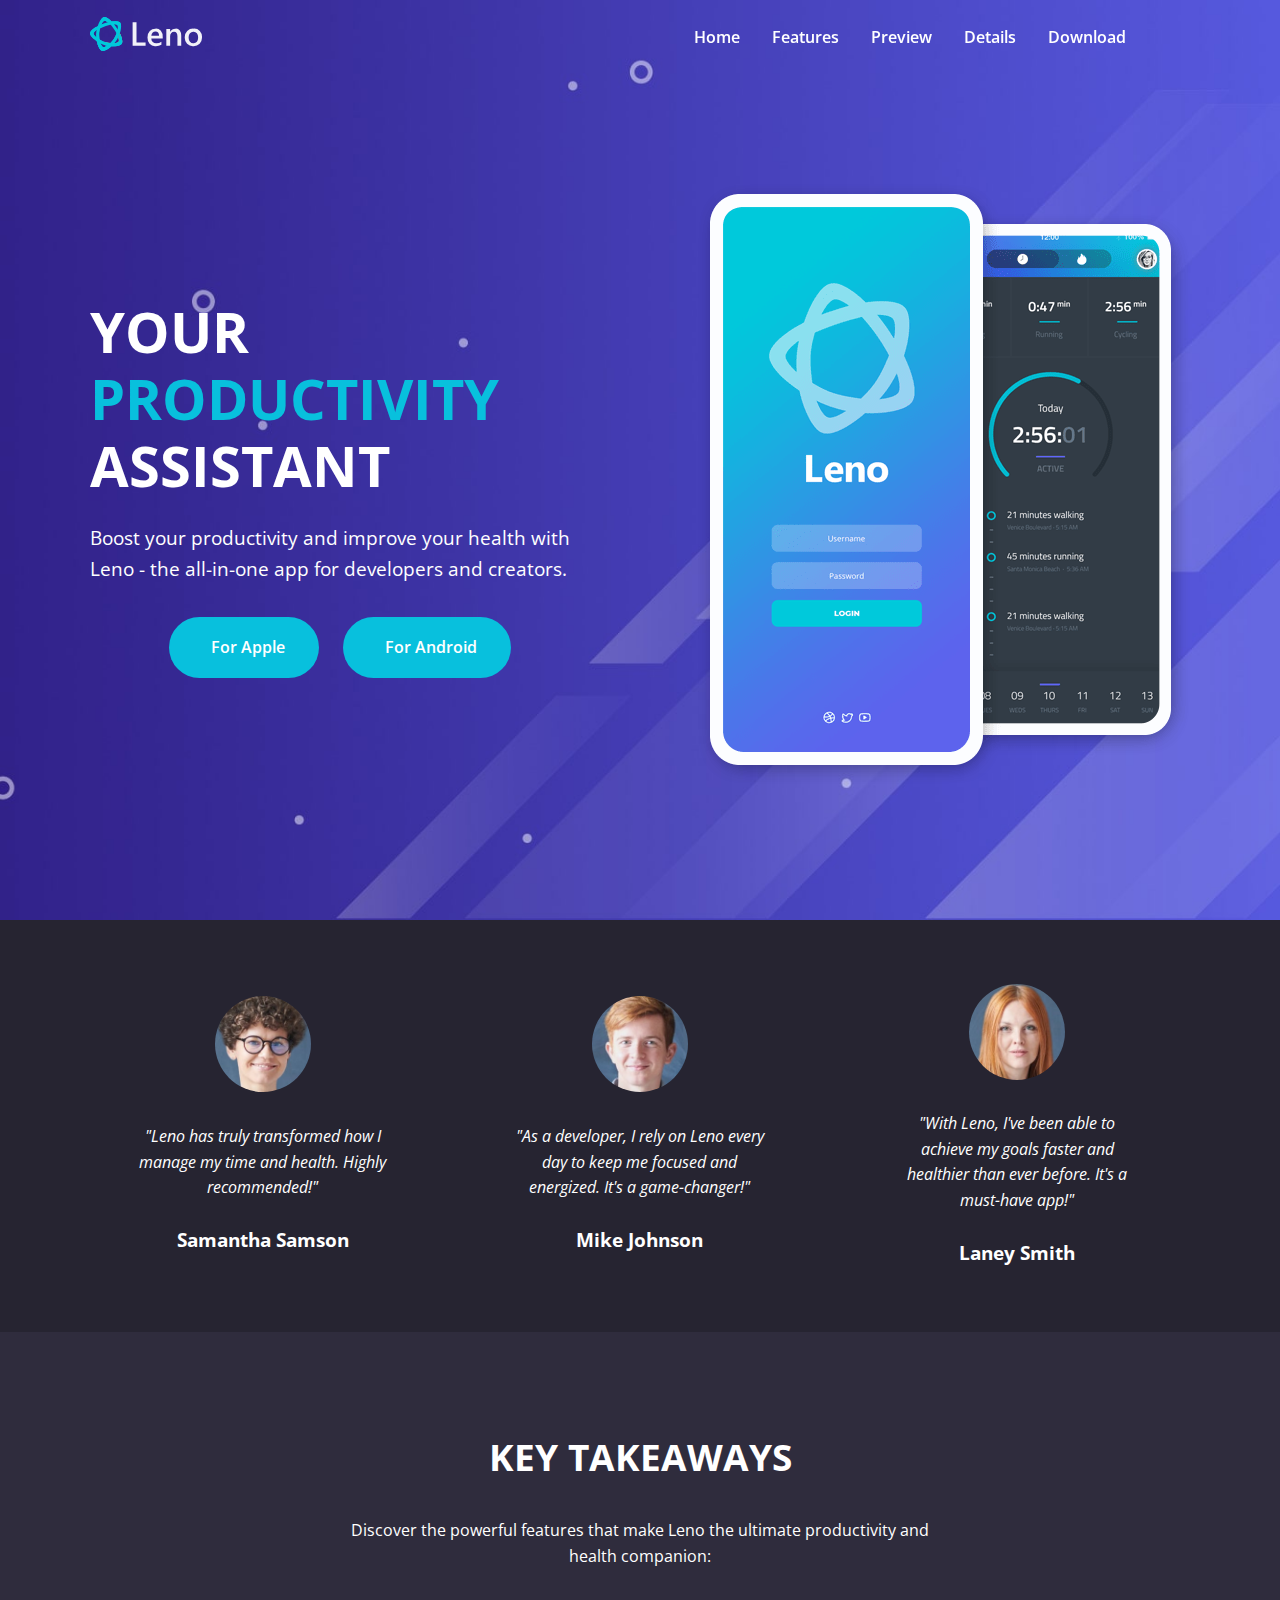
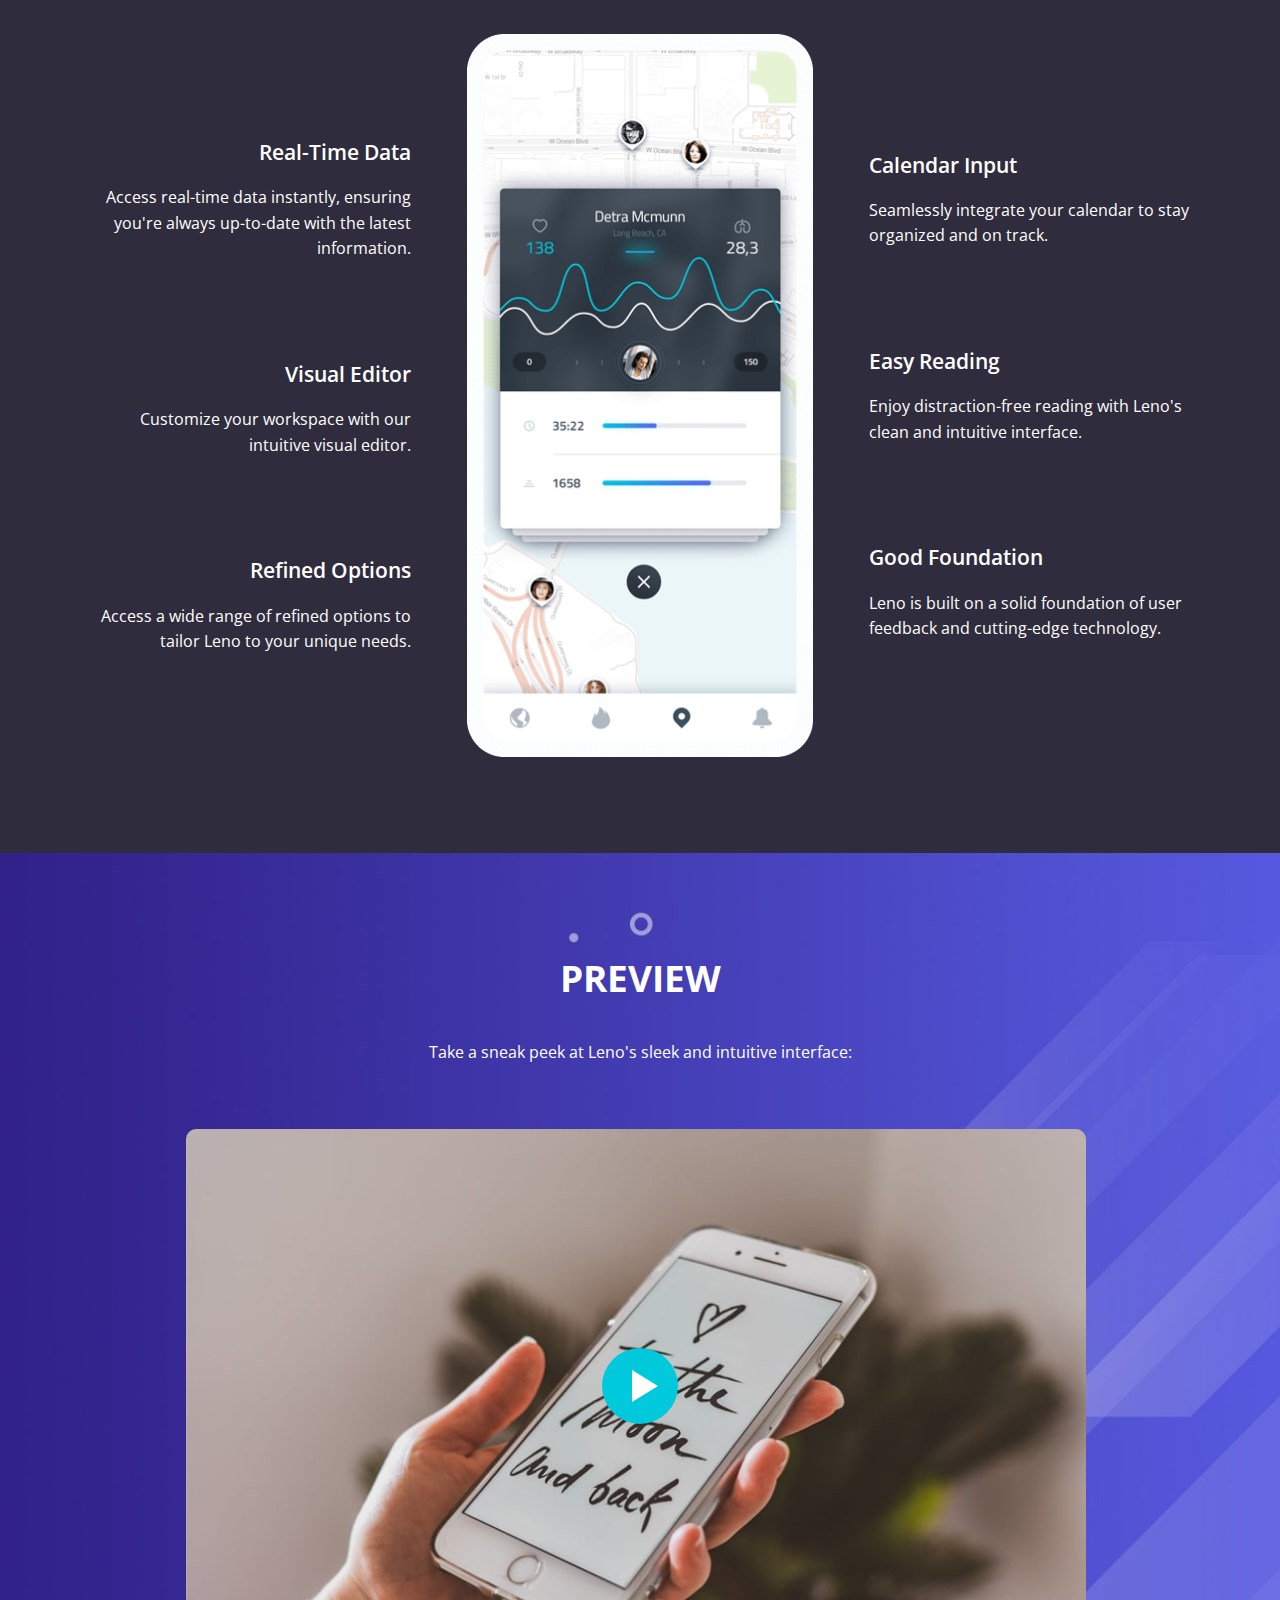
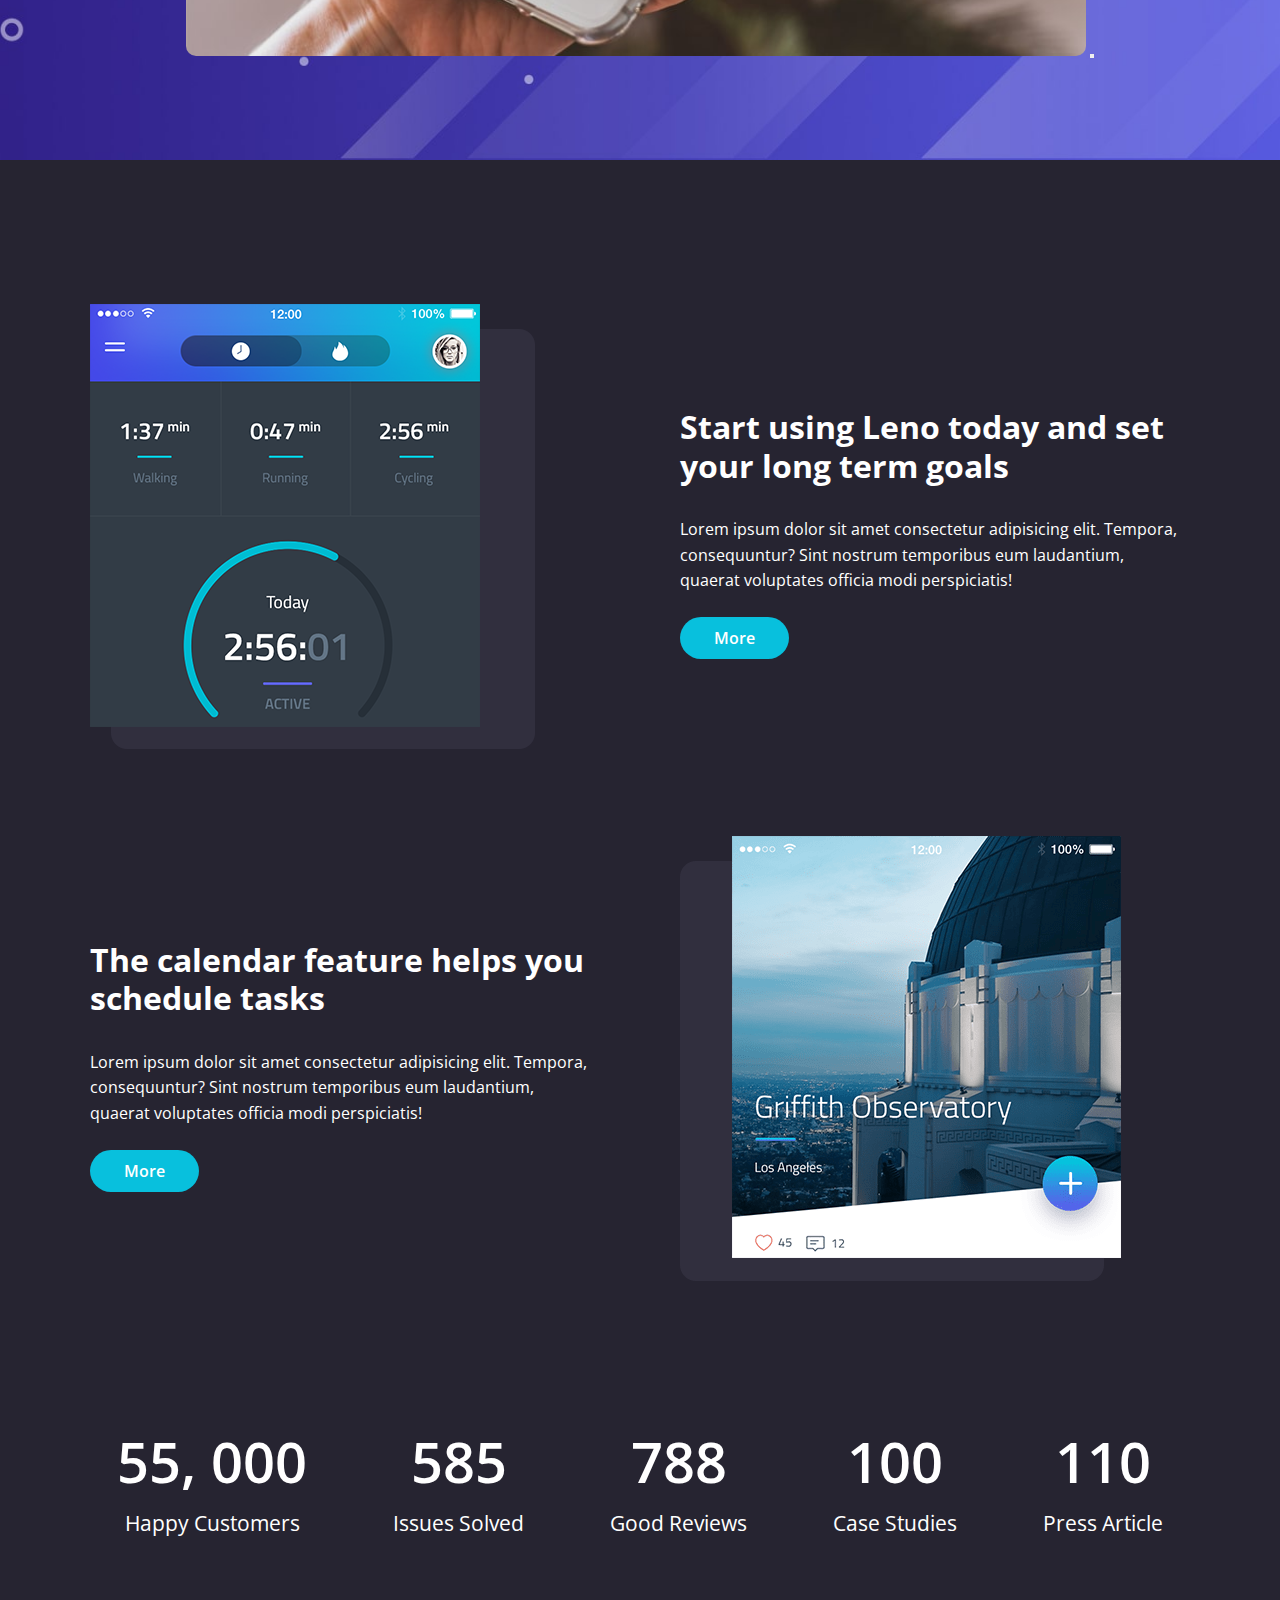
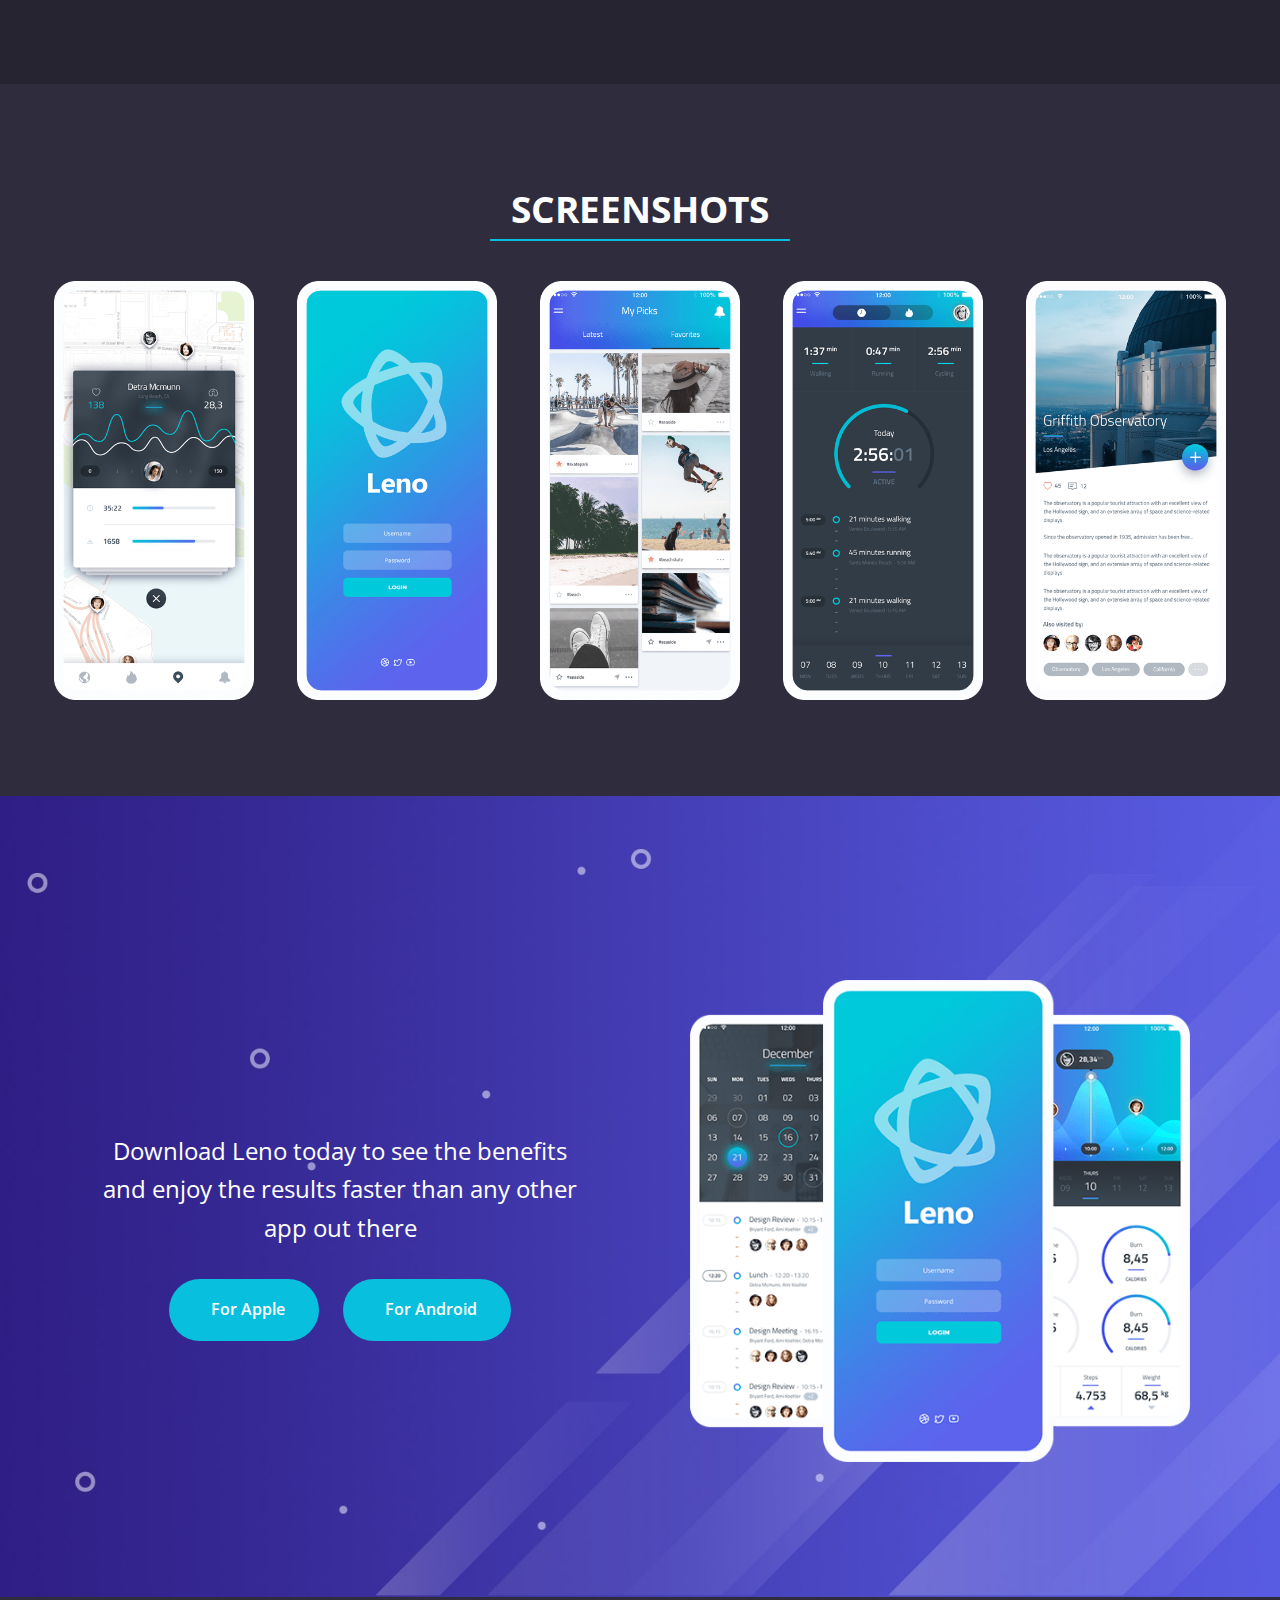
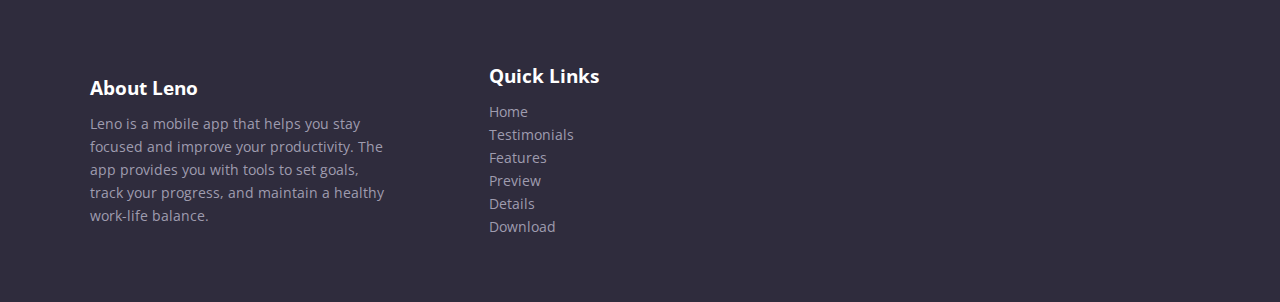
<file: index.html>
<!DOCTYPE html>
<html lang="en">
<head>
    <meta charset="UTF-8">
    <meta name="viewport" content="width=device-width, initial-scale=1.0">
     <link rel="preconnect" href="https://fonts.googleapis.com" />
    <link rel="preconnect" href="https://fonts.gstatic.com" crossorigin />
    <link
      href="https://fonts.googleapis.com/css2?family=Open+Sans:ital,wght@0,300..800;1,300..800&display=swap"
      rel="stylesheet"
    />
    <link
      rel="stylesheet"
      href="https://cdnjs.cloudflare.com/ajax/libs/font-awesome/6.5.2/css/all.min.css"
      integrity="sha512-SnH5WK+bZxgPHs44uWIX+LLJAJ9/2PkPKZ5QiAj6Ta86w+fsb2TkcmfRyVX3pBnMFcV7oQPJkl9QevSCWr3W6A=="
      crossorigin="anonymous"
      referrerpolicy="no-referrer"
    />
    <link rel="stylesheet" href="./css/styles.css">
    <link rel="icon" href="./images/favicon.png" >
    <title>Leno App | Health & Productivity</title>
</head>
<body>
   <navbar class="navbar">
    <div class="navbar__container container">
        <div class="navbar__logo">
            <img src="./images/logo.svg" alt="Leno">
        </div>
        <div class="navbar__menu">
             <ul class="navbar__menu-list">
            <li class="navbar__menu-item">
              <a href="index.html" class="navbar__menu-link">Home</a>
            </li>
            <li class="navbar__menu-item">
              <a href="index.html#features" class="navbar__menu-link"
                >Features</a
              >
            </li>
            <li class="navbar__menu-item">
              <a href="index.html#preview" class="navbar__menu-link">Preview</a>
            </li>
            <li class="navbar__menu-item">
              <a href="index.html#details" class="navbar__menu-link">Details</a>
            </li>
            <li class="navbar__menu-item">
              <a href="index.html#download" class="navbar__menu-link"
                >Download</a
              >
            </li>
            <li class="navbar__menu-item">
              <a href="#" class="navbar__menu-link--primary">
                <i class="fa-brands fa-facebook"></i>
              </a>
            </li>
            <li class="navbar__menu-item">
              <a href="#" class="navbar__menu-link--primary">
                <i class="fa-brands fa-twitter"></i>
              </a>
            </li>
          </ul>
        </div>
        <div class="navbar__mobile-menu">
            <div class="navbar__mobile-menu-toggle">
                <i class="fas fa-bars fa-2x"></i>
            </div>
            <div class="navbar__mobile-menu-items">
                <ul class="navbar__mobile-menu-list">
                     <li class="navbar__mobile-menu-item">
              <a href="index.html" class="navbar__mobile-menu-link">Home</a>
            </li>
            <li class="navbar__mobile-menu-item">
              <a href="index.html#features" class="navbar__mobile-menu-link"
                >Features</a
              >
            </li>
            <li class="navbar__mobile-menu-item">
              <a href="index.html#preview" class="navbar__mobile-menu-link">Preview</a>
            </li>
            <li class="navbar__mobile-menu-item">
              <a href="index.html#details" class="navbar__mobile-menu-link">Details</a>
            </li>
            <li class="navbar__mobile-menu-item">
              <a href="index.html#download" class="navbar__mobile-menu-link"
                >Download</a
              >
            </li>
            <li class="navbar__mobile-menu-item">
              <a href="#" class="navbar__mobile-menu-link--primary">
                <i class="fa-brands fa-facebook"></i>
              </a>
            </li>
            <li class="navbar__mobile-menu-item">
              <a href="#" class="navbar__mobile-menu-link--primary">
                <i class="fa-brands fa-twitter"></i>
              </a>
            </li>
                </ul>
            </div>
        </div>
    </div>
   </navbar>
       <header class="hero">
      <div class="hero__container container">
        <div class="hero__content">
          <h1 class="hero__title">
            Your
            <span class="hero__title--primary">productivity</span> assistant
          </h1>
          <p class="hero__description">
            Boost your productivity and improve your health with Leno - the
            all-in-one app for developers and creators.
          </p>
          <div class="hero__buttons">
            <a href="#download" class="hero__button btn">
              <i class="fa-brands fa-apple"></i> For Apple
            </a>
            <a href="#download" class="hero__button btn">
              <i class="fa-brands fa-android"></i> For Android
            </a>
          </div>
        </div>
        <div class="hero__image">
          <img src="./images/header-smartphones.png" alt="Leno App" />
        </div>
      </div>
    </header>

      <section class="testimonials" id="testimonials">
      <div class="testimonials__container container">
        <div class="testimonials__card">
          <div class="testimonials__image">
            <img src="./images/testimonial-1.jpg" alt="Testimonial 1" />
          </div>
          <div class="testimonials__card--content">
            <p class="testimonials__card-text">
              "Leno has truly transformed how I manage my time and health.
              Highly recommended!"
            </p>
            <h3 class="testimonials__card-title">Samantha Samson</h3>
          </div>
        </div>

        <div class="testimonials__card">
          <div class="testimonials__image">
            <img src="./images/testimonial-2.jpg" alt="Testimonial 2" />
          </div>
          <div class="testimonials__card--content">
            <p class="testimonials__card-text">
              "As a developer, I rely on Leno every day to keep me focused and
              energized. It's a game-changer!"
            </p>
            <h3 class="testimonials__card-title">Mike Johnson</h3>
          </div>
        </div>

        <div class="testimonials__card">
          <div class="testimonials__image">
            <img src="./images/testimonial-3.jpg" alt="Testimonial 3" />
          </div>
          <div class="testimonials__card--content">
            <p class="testimonials__card-text">
              "With Leno, I've been able to achieve my goals faster and
              healthier than ever before. It's a must-have app!"
            </p>
            <h3 class="testimonials__card-title">Laney Smith</h3>
          </div>
        </div>
      </div>
    </section>

    <section class="features" id="features">
      <div class="features__container container">
        <div class="features__content">
          <h2 class="features__title">Key Takeaways</h2>
          <p class="features__description">
            Discover the powerful features that make Leno the ultimate
            productivity and health companion:
          </p>
          <div class="features__grid">
            <div class="features__grid-column features__grid-column-left">
              <div class="features__grid-item">
                <div class="features__grid-item-text">
                  <h4 class="features__grid-item-text-title">Real-Time Data</h4>
                  <p class="features__grid-item-text-description">
                    Access real-time data instantly, ensuring you're always
                    up-to-date with the latest information.
                  </p>
                </div>
                <div class="features__grid-item-icon">
                  <i class="fas fa-rocket fa-4x"></i>
                </div>
              </div>
           

              <div class="features__grid-item">
                <div class="features__grid-item-text">
                  <h4 class="features__grid-item-text-title">Visual Editor</h4>
                  <p class="features__grid-item-text-description">
                    Customize your workspace with our intuitive visual editor.
                  </p>
                </div>
                <div class="features__grid-item-icon">
                  <i class="fas fa-code fa-4x"></i>
                </div>
              </div>
             

              <div class="features__grid-item">
                <div class="features__grid-item-text">
                  <h4 class="features__grid-item-text-title">
                    Refined Options
                  </h4>
                  <p class="features__grid-item-text-description">
                    Access a wide range of refined options to tailor Leno to
                    your unique needs.
                  </p>
                </div>
                <div class="features__grid-item-icon">
                  <i class="fas fa-gem fa-4x"></i>
                </div>
              </div>
            </div>

        
            <div class="features__grid-column features__grid-column-center">
              <img src="./images/features-smartphone-1.png" alt="" />
            </div>

            <div class="features__grid-column features__grid-column-right">
          
              <div class="features__grid-item">
                <div class="features__grid-item-text">
                  <h4 class="features__grid-item-text-title">Calendar Input</h4>
                  <p class="features__grid-item-text-description">
                    Seamlessly integrate your calendar to stay organized and on
                    track.
                  </p>
                </div>
                <div class="features__grid-item-icon">
                  <i class="fas fa-calendar fa-4x"></i>
                </div>
              </div>
              
              <div class="features__grid-item">
                <div class="features__grid-item-text">
                  <h4 class="features__grid-item-text-title">Easy Reading</h4>
                  <p class="features__grid-item-text-description">
                    Enjoy distraction-free reading with Leno's clean and
                    intuitive interface.
                  </p>
                </div>
                <div class="features__grid-item-icon">
                  <i class="fas fa-book fa-4x"></i>
                </div>
              </div>
             
              <div class="features__grid-item">
                <div class="features__grid-item-text">
                  <h4 class="features__grid-item-text-title">
                    Good Foundation
                  </h4>
                  <p class="features__grid-item-text-description">
                    Leno is built on a solid foundation of user feedback and
                    cutting-edge technology.
                  </p>
                </div>
                <div class="features__grid-item-icon">
                  <i class="fas fa-cube fa-4x"></i>
                </div>
              </div>
            </div>
          </div>
        </div>
      </div>
    </section>

   
    <div class="modal" id="videoModal">
      <div class="modal__content">
        <span class="modal__close-button">&times;</span>
        <iframe
          src=""
          frameborder="0"
          id="videoPlayer"
          width="560"
          height="315"
          frameborder="0"
          allowfullscreen
        ></iframe>
      </div>
    </div>



    <section class="preview" id="preview">
      <div class="preview__container container">
        <div class="preview__content">
          <h2 class="preview__title">Preview</h2>
          <p class="preview__description">
            Take a sneak peek at Leno's sleek and intuitive interface:
          </p>
          <div class="preview__image-container">
            <div class="preview__video-wrapper">
              <img src="./images/video-frame.jpg" alt="preview" />
              <button class="preview__video-button">
                <span class="preview__video-play-button">
                  <span></span>
                </span>
              </button>
            </div>
          </div>
        </div>
      </div>
    </section>

  
    <section class="details" id="details">
      <div class="details__container container">
        <div class="details__grid">
        
          <div class="details__grid-image">
            <img src="./images/details-1.png" alt="Leno App" />
          </div>
          
          <div class="details__grid-content">
            <h3 class="details__grid-heading">
              Start using Leno today and set your long term goals
            </h3>
            <p class="details__grid-description">
              Lorem ipsum dolor sit amet consectetur adipisicing elit. Tempora,
              consequuntur? Sint nostrum temporibus eum laudantium, quaerat
              voluptates officia modi perspiciatis!
            </p>
            <a href="details.html" class="details__grid-button btn">More</a>
          </div>
          
          <div class="details__grid-content">
            <h3 class="details__grid-heading">
              The calendar feature helps you schedule tasks
            </h3>
            <p class="details__grid-description">
              Lorem ipsum dolor sit amet consectetur adipisicing elit. Tempora,
              consequuntur? Sint nostrum temporibus eum laudantium, quaerat
              voluptates officia modi perspiciatis!
            </p>
            <a href="details.html" class="details__grid-button btn">More</a>
          </div>
          
          
          <div class="details__grid-image">
            <img src="./images/details-2.png" alt="Leno App" />
          </div>
        </div>

       
        <div class="details__icons">
          <div class="details__icons-item">
            <i class="fas fa-users fa-4x"></i>
            <div class="details__icons-amount">55, 000</div>
            <h4 class="details__icons-title">Happy Customers</h4>
          </div>
          <div class="details__icons-item">
            <i class="fas fa-code fa-4x"></i>
            <div class="details__icons-amount">585</div>
            <h4 class="details__icons-title">Issues Solved</h4>
          </div>
          <div class="details__icons-item">
            <i class="fas fa-comments fa-4x"></i>
            <div class="details__icons-amount">788</div>
            <h4 class="details__icons-title">Good Reviews</h4>
          </div>
          <div class="details__icons-item">
            <i class="fas fa-rocket fa-4x"></i>
            <div class="details__icons-amount">100</div>
            <h4 class="details__icons-title">Case Studies</h4>
          </div>
          <div class="details__icons-item">
            <i class="fas fa-edit fa-4x"></i>
            <div class="details__icons-amount">110</div>
            <h4 class="details__icons-title">Press Article</h4>
          </div>
        </div>
      </div>
    </section>

 
    <section class="screenshots" id="screenshots">
      <div class="screenshots__container container">
        <div class="screenshots__content">
          <h2 class="screenshots__title">Screenshots</h2>
          <div class="screenshots__images">
            <img src="./images/screenshot-1.png" alt="Screenshot" />
            <img src="./images/screenshot-2.png" alt="Screenshot" />
            <img src="./images/screenshot-3.png" alt="Screenshot" />
            <img src="./images/screenshot-4.png" alt="Screenshot" />
            <img src="./images/screenshot-5.png" alt="Screenshot" />
          </div>
        </div>
      </div>
    </section>


    <section class="download" id="download">
      <div class="download__container container">
        <div class="download__content">
          <p class="download__description">
            Download Leno today to see the benefits and enjoy the results faster
            than any other app out there
          </p>
          <div class="download__buttons">
            <a href="details.html" class="download__button btn">
              <i class="fa-brands fa-apple"></i> For Apple
            </a>
            <a href="details.html" class="download__button btn">
              <i class="fa-brands fa-android"></i> For Android
            </a>
          </div>
        </div>
        <div class="download__image">
          <img src="./images/download.png" alt="Download" />
        </div>
      </div>
    </section>

  
    <footer class="footer">
      <div class="footer__container container">
        <div class="footer__about">
          <h4 class="footer__title">About Leno</h4>
          <p class="footer__description">
            Leno is a mobile app that helps you stay focused and improve your
            productivity. The app provides you with tools to set goals, track
            your progress, and maintain a healthy work-life balance.
          </p>
        </div>

        <div class="footer__links">
          <h4 class="footer__title">Quick Links</h4>
          <ul class="footer__links-list">
            <li class="footer__links-item">
              <a href="index.html" class="footer__links-link"> Home </a>
            </li>
            <li class="footer__links-item">
              <a href="index.html#testimonials" class="footer__links-link">
                Testimonials
              </a>
            </li>
            <li class="footer__links-item">
              <a href="index.html#features" class="footer__links-link">
                Features
              </a>
            </li>
            <li class="footer__links-item">
              <a href="index.html#preview" class="footer__links-link">
                Preview
              </a>
            </li>
            <li class="footer__links-item">
              <a href="index.html#details" class="footer__links-link">
                Details
              </a>
            </li>
            <li class="footer__links-item">
              <a href="index.html#download" class="footer__links-link">
                Download
              </a>
            </li>
          </ul>
        </div>

        <div class="footer__social">
          <a href="#" class="footer__social-link">
            <i class="fa-brands fa-facebook fa-3x"></i>
          </a>
          <a href="#" class="footer__social-link">
            <i class="fa-brands fa-twitter fa-3x"></i>
          </a>
          <a href="#" class="footer__social-link">
            <i class="fa-brands fa-instagram fa-3x"></i>
          </a>
          <a href="#" class="footer__social-link">
            <i class="fa-brands fa-linkedin fa-3x"></i>
          </a>
        </div>
      </div>
    </footer>

    <script src="./js/script.js"></script>
</body>
</html>
</file>
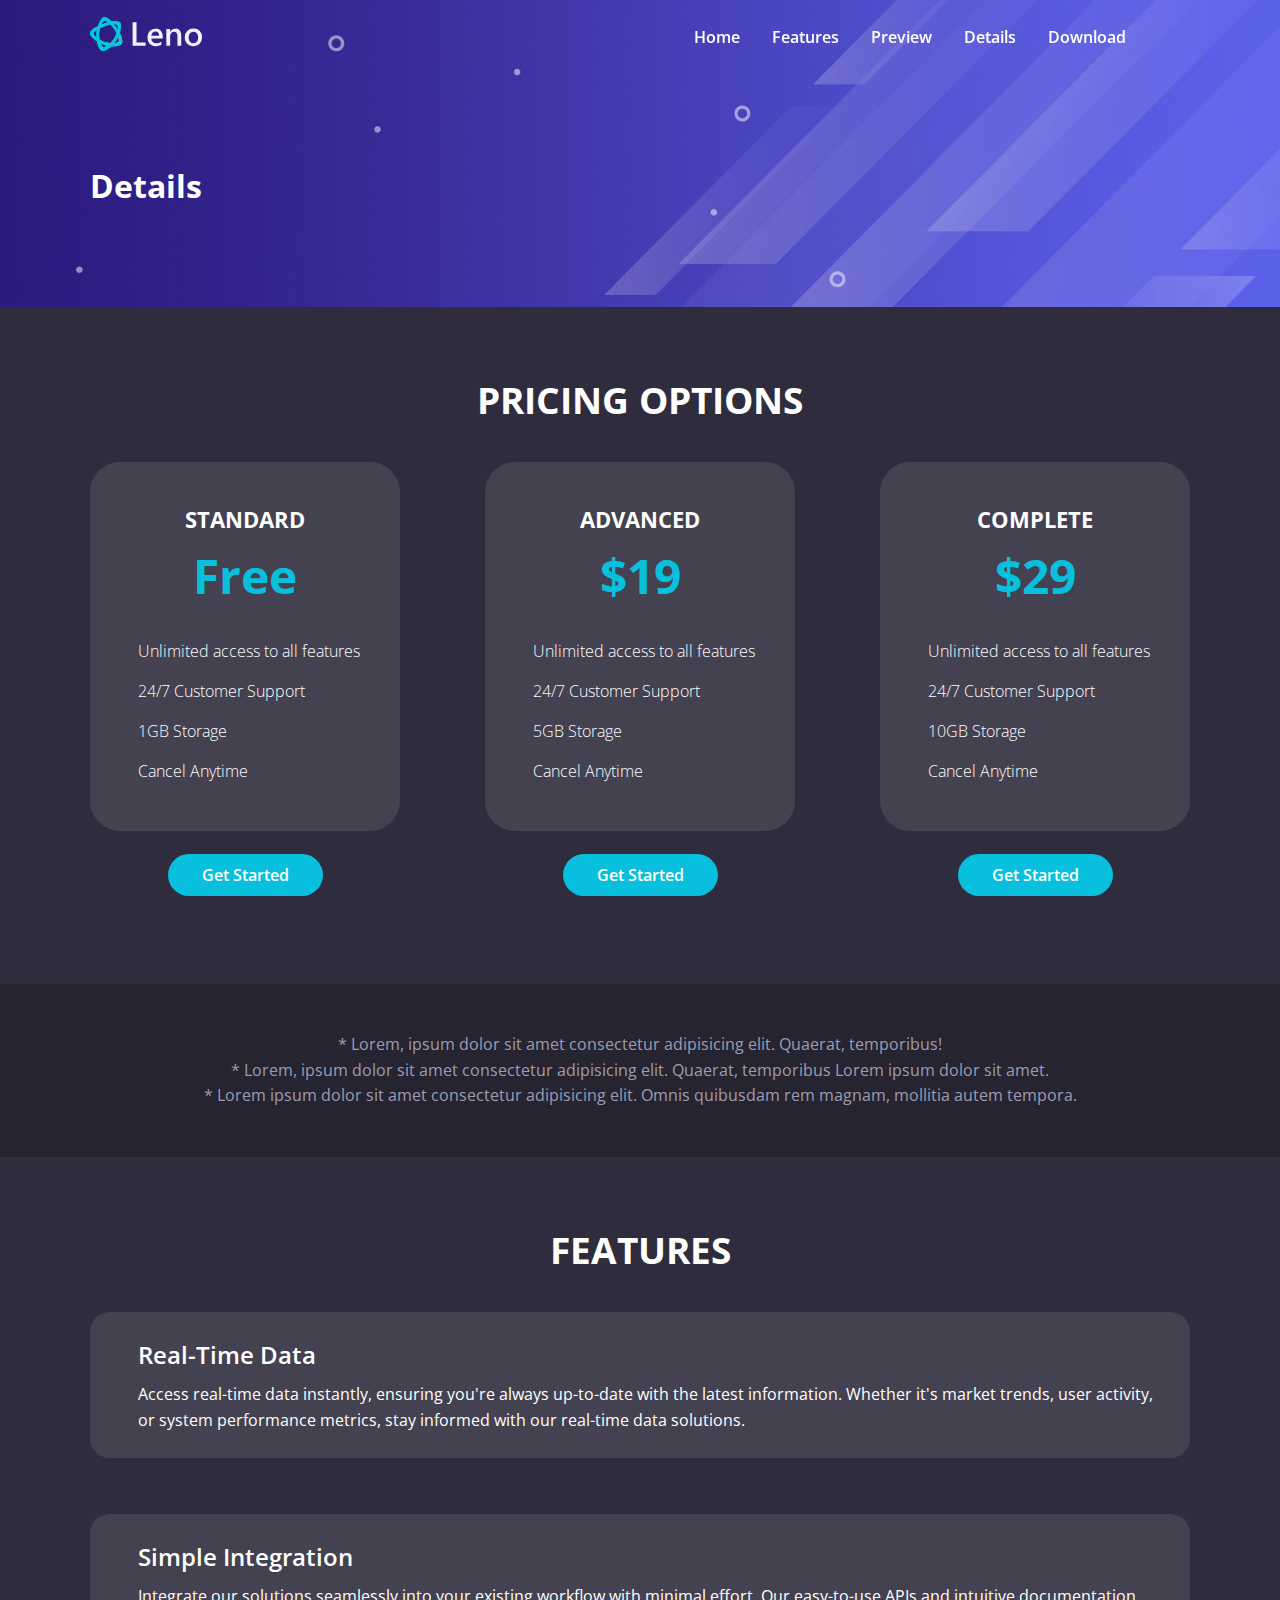
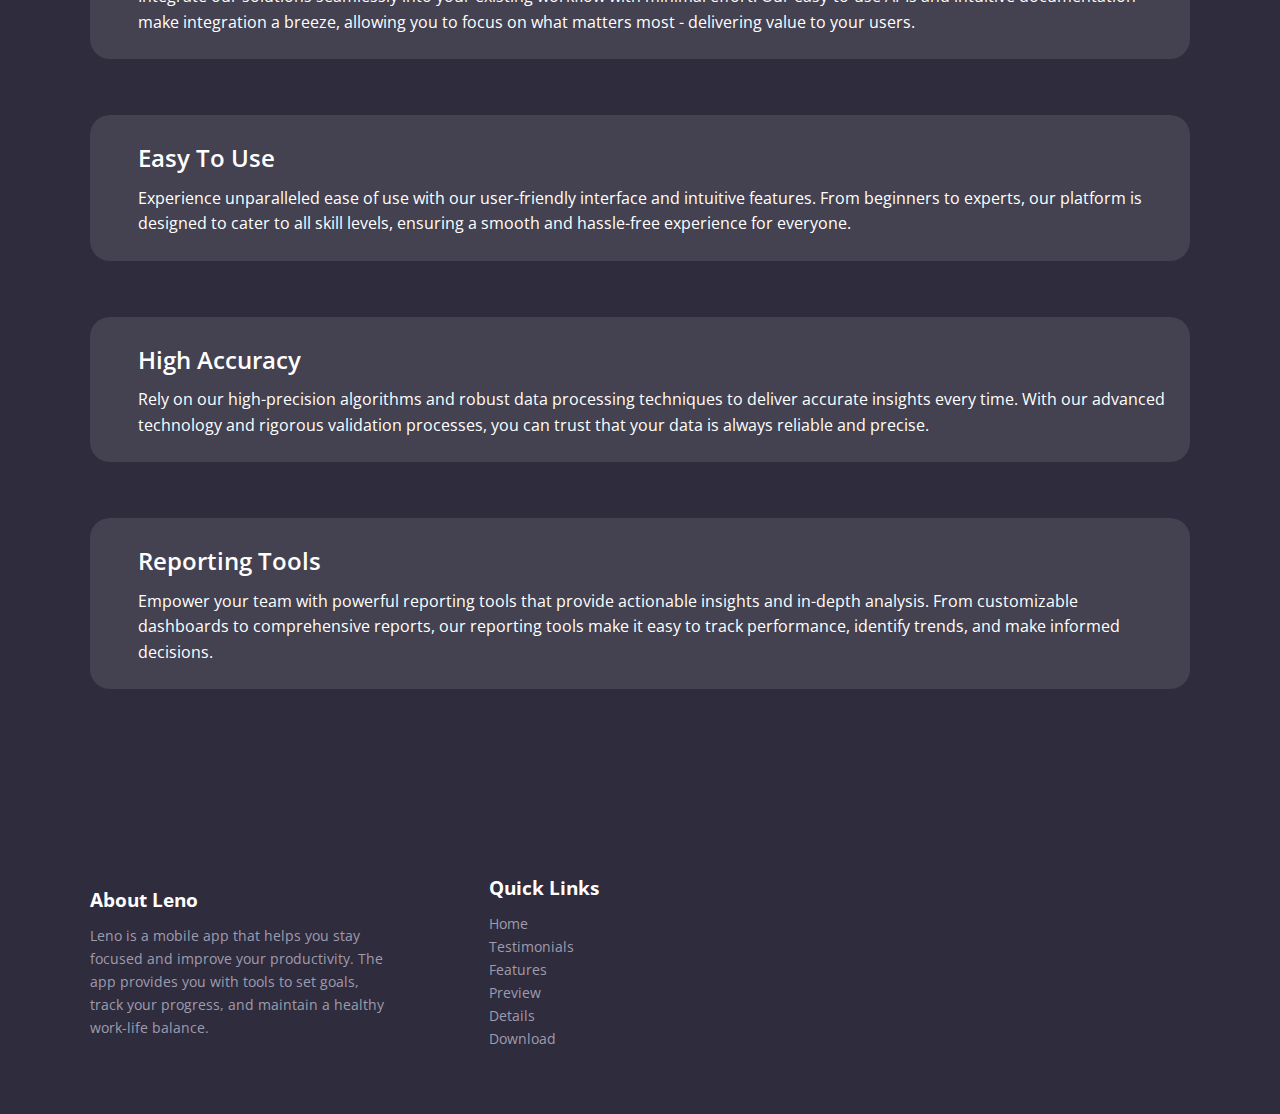
<file: details.html>
<!DOCTYPE html>
<html lang="en">
  <head>
    <meta charset="UTF-8" />
    <meta name="viewport" content="width=device-width, initial-scale=1.0" />
    <link rel="preconnect" href="https://fonts.googleapis.com" />
    <link rel="preconnect" href="https://fonts.gstatic.com" crossorigin />
    <link
      href="https://fonts.googleapis.com/css2?family=Open+Sans:ital,wght@0,300..800;1,300..800&display=swap"
      rel="stylesheet"
    />
    <link
      rel="stylesheet"
      href="https://cdnjs.cloudflare.com/ajax/libs/font-awesome/6.5.2/css/all.min.css"
      integrity="sha512-SnH5WK+bZxgPHs44uWIX+LLJAJ9/2PkPKZ5QiAj6Ta86w+fsb2TkcmfRyVX3pBnMFcV7oQPJkl9QevSCWr3W6A=="
      crossorigin="anonymous"
      referrerpolicy="no-referrer"
    />
    <link rel="stylesheet" href="./css/styles.css" />
    <link rel="icon" href="./images/favicon.png" />
    <title>Leno App | Health & Productivity</title>
  </head>
  <body>
    <navbar class="navbar">
      <div class="navbar__container container">
        <div class="navbar__logo">
          <img src="./images/logo.svg" alt="Leno" />
        </div>
        <div class="navbar__menu">
          <ul class="navbar__menu-list">
            <li class="navbar__menu-item">
              <a href="index.html" class="navbar__menu-link">Home</a>
            </li>
            <li class="navbar__menu-item">
              <a href="index.html#features" class="navbar__menu-link"
                >Features</a
              >
            </li>
            <li class="navbar__menu-item">
              <a href="index.html#preview" class="navbar__menu-link">Preview</a>
            </li>
            <li class="navbar__menu-item">
              <a href="index.html#details" class="navbar__menu-link">Details</a>
            </li>
            <li class="navbar__menu-item">
              <a href="index.html#download" class="navbar__menu-link"
                >Download</a
              >
            </li>
            <li class="navbar__menu-item">
              <a href="#" class="navbar__menu-link--primary">
                <i class="fa-brands fa-facebook"></i>
              </a>
            </li>
            <li class="navbar__menu-item">
              <a href="#" class="navbar__menu-link--primary">
                <i class="fa-brands fa-twitter"></i>
              </a>
            </li>
          </ul>
        </div>

      
        <div class="navbar__mobile-menu">
          <div class="navbar__mobile-menu-toggle">
            <i class="fas fa-bars fa-2x"></i>
          </div>
         
          <div class="navbar__mobile-menu-items">
            <ul class="navbar__mobile-menu-list">
              <li class="navbar__mobile-menu-item">
                <a href="index.html" class="navbar__mobile-menu-link">Home</a>
              </li>
              <li class="navbar__mobile-menu-item">
                <a href="index.html#features" class="navbar__mobile-menu-link"
                  >Features</a
                >
              </li>
              <li class="navbar__mobile-menu-item">
                <a href="index.html#preview" class="navbar__mobile-menu-link"
                  >Preview</a
                >
              </li>
              <li class="navbar__mobile-menu-item">
                <a href="index.html#details" class="navbar__mobile-menu-link"
                  >Details</a
                >
              </li>
              <li class="navbar__mobile-menu-item">
                <a href="index.html#download" class="navbar__mobile-menu-link"
                  >Download</a
                >
              </li>
              <li class="navbar__mobile-menu-item">
                <a href="#" class="navbar__mobile-menu-link--primary">
                  <i class="fa-brands fa-facebook"></i>
                </a>
              </li>
              <li class="navbar__mobile-menu-item">
                <a href="#" class="navbar__mobile-menu-link--primary">
                  <i class="fa-brands fa-twitter"></i>
                </a>
              </li>
            </ul>
          </div>
        </div>
      </div>
    </navbar>

    <header class="inner-header">
      <div class="inner-header__container container">
        <h1 class="inner-header__title">Details</h1>
      </div>
    </header>


    <section class="pricing">
      <div class="pricing__container container">
        <h2 class="pricing__title">Pricing Options</h2>
        <div class="pricing__cards">
          <div class="pricing__card">
            <div class="pricing__card-box">
              <h4 class="pricing__card-title">Standard</h4>
              <h3 class="pricing__card-price">Free</h3>
              <div class="pricing__card-body">
                <ul class="pricing__card-list">
                  <li class="pricing__card-item">
                    <i class="fas fa-check"></i> Unlimited access to all
                    features
                  </li>
                  <li class="pricing__card-item">
                    <i class="fas fa-check"></i>
                    24/7 Customer Support
                  </li>
                  <li class="pricing__card-item">
                    <i class="fas fa-check"></i>
                    1GB Storage
                  </li>
                  <li class="pricing__card-item">
                    <i class="fas fa-check"></i>
                    Cancel Anytime
                  </li>
                </ul>
              </div>
            </div>
            <a href="#" class="pricing__card-button btn">Get Started</a>
          </div>

         
          <div class="pricing__card">
            <div class="pricing__card-box">
              <h4 class="pricing__card-title">Advanced</h4>
              <h3 class="pricing__card-price">$19</h3>
              <div class="pricing__card-body">
                <ul class="pricing__card-list">
                  <li class="pricing__card-item">
                    <i class="fas fa-check"></i> Unlimited access to all
                    features
                  </li>
                  <li class="pricing__card-item">
                    <i class="fas fa-check"></i>
                    24/7 Customer Support
                  </li>
                  <li class="pricing__card-item">
                    <i class="fas fa-check"></i>
                    5GB Storage
                  </li>
                  <li class="pricing__card-item">
                    <i class="fas fa-check"></i>
                    Cancel Anytime
                  </li>
                </ul>
              </div>
            </div>
            <a href="#" class="pricing__card-button btn">Get Started</a>
          </div>

        
          <div class="pricing__card">
            <div class="pricing__card-box">
              <h4 class="pricing__card-title">Complete</h4>
              <h3 class="pricing__card-price">$29</h3>
              <div class="pricing__card-body">
                <ul class="pricing__card-list">
                  <li class="pricing__card-item">
                    <i class="fas fa-check"></i> Unlimited access to all
                    features
                  </li>
                  <li class="pricing__card-item">
                    <i class="fas fa-check"></i>
                    24/7 Customer Support
                  </li>
                  <li class="pricing__card-item">
                    <i class="fas fa-check"></i>
                    10GB Storage
                  </li>
                  <li class="pricing__card-item">
                    <i class="fas fa-check"></i>
                    Cancel Anytime
                  </li>
                </ul>
              </div>
            </div>
            <a href="#" class="pricing__card-button btn">Get Started</a>
          </div>
        </div>
      </div>
    </section>

  
    <section class="pricing-notes">
      <div class="pricing-notes__container container">
        <p class="pricing-notes__text">
          * Lorem, ipsum dolor sit amet consectetur adipisicing elit. Quaerat,
          temporibus!
        </p>
        <p class="pricing-notes__text">
          * Lorem, ipsum dolor sit amet consectetur adipisicing elit. Quaerat,
          temporibus Lorem ipsum dolor sit amet.
        </p>
        <p class="pricing-notes__text">
          * Lorem ipsum dolor sit amet consectetur adipisicing elit. Omnis
          quibusdam rem magnam, mollitia autem tempora.
        </p>
      </div>
    </section>

    
    <section class="details-features">
      <div class="details-features__container container">
        <h2 class="details-features__title">Features</h2>
        <div class="details-features__list">
      

          <div class="details-features__list-item">
            <i class="fas fa-rocket fa-4x"></i>
            <div class="details-features__list-text">
              <h3 class="details-features__list-title">Real-Time Data</h3>
              <p class="details-features__list-description">
                Access real-time data instantly, ensuring you're always
                up-to-date with the latest information. Whether it's market
                trends, user activity, or system performance metrics, stay
                informed with our real-time data solutions.
              </p>
            </div>
          </div>

       
          <div class="details-features__list-item">
            <i class="fas fa-user fa-4x"></i>
            <div class="details-features__list-text">
              <h3 class="details-features__list-title">Simple Integration</h3>
              <p class="details-features__list-description">
                Integrate our solutions seamlessly into your existing workflow
                with minimal effort. Our easy-to-use APIs and intuitive
                documentation make integration a breeze, allowing you to focus
                on what matters most - delivering value to your users.
              </p>
            </div>
          </div>

          <div class="details-features__list-item">
            <i class="fas fa-code fa-4x"></i>
            <div class="details-features__list-text">
              <h3 class="details-features__list-title">Easy To Use</h3>
              <p class="details-features__list-description">
                Experience unparalleled ease of use with our user-friendly
                interface and intuitive features. From beginners to experts, our
                platform is designed to cater to all skill levels, ensuring a
                smooth and hassle-free experience for everyone.
              </p>
            </div>
          </div>

          <div class="details-features__list-item">
            <i class="fas fa-compass fa-4x"></i>
            <div class="details-features__list-text">
              <h3 class="details-features__list-title">High Accuracy</h3>
              <p class="details-features__list-description">
                Rely on our high-precision algorithms and robust data processing
                techniques to deliver accurate insights every time. With our
                advanced technology and rigorous validation processes, you can
                trust that your data is always reliable and precise.
              </p>
            </div>
          </div>

       
          <div class="details-features__list-item">
            <i class="fas fa-chart-pie fa-4x"></i>
            <div class="details-features__list-text">
              <h3 class="details-features__list-title">Reporting Tools</h3>
              <p class="details-features__list-description">
                Empower your team with powerful reporting tools that provide
                actionable insights and in-depth analysis. From customizable
                dashboards to comprehensive reports, our reporting tools make it
                easy to track performance, identify trends, and make informed
                decisions.
              </p>
            </div>
          </div>
        </div>
      </div>
    </section>

    <!-- Footer -->
    <footer class="footer">
      <div class="footer__container container">
        <div class="footer__about">
          <h4 class="footer__title">About Leno</h4>
          <p class="footer__description">
            Leno is a mobile app that helps you stay focused and improve your
            productivity. The app provides you with tools to set goals, track
            your progress, and maintain a healthy work-life balance.
          </p>
        </div>

        <div class="footer__links">
          <h4 class="footer__title">Quick Links</h4>
          <ul class="footer__links-list">
            <li class="footer__links-item">
              <a href="index.html" class="footer__links-link"> Home </a>
            </li>
            <li class="footer__links-item">
              <a href="index.html#testimonials" class="footer__links-link">
                Testimonials
              </a>
            </li>
            <li class="footer__links-item">
              <a href="index.html#features" class="footer__links-link">
                Features
              </a>
            </li>
            <li class="footer__links-item">
              <a href="index.html#preview" class="footer__links-link">
                Preview
              </a>
            </li>
            <li class="footer__links-item">
              <a href="index.html#details" class="footer__links-link">
                Details
              </a>
            </li>
            <li class="footer__links-item">
              <a href="index.html#download" class="footer__links-link">
                Download
              </a>
            </li>
          </ul>
        </div>

        <div class="footer__social">
          <a href="#" class="footer__social-link">
            <i class="fa-brands fa-facebook fa-3x"></i>
          </a>
          <a href="#" class="footer__social-link">
            <i class="fa-brands fa-twitter fa-3x"></i>
          </a>
          <a href="#" class="footer__social-link">
            <i class="fa-brands fa-instagram fa-3x"></i>
          </a>
          <a href="#" class="footer__social-link">
            <i class="fa-brands fa-linkedin fa-3x"></i>
          </a>
        </div>
      </div>
    </footer>
   <script src="./js/script.js"></script>
  </body>
</html>
</file>
<file: css/styles.css>
*,
*:before,
*:after {
  margin: 0;
  padding: 0;
  box-sizing: border-box;
}

:root {
  --primary-color: #08c0dd;
  --secondary-color: #262431;
  --tertiary-color: #2f2c3d;
}

html,
body {
  font-family: "Open Sans", sans-serif;
  background: var(--secondary-color);
  color: #fff;
  line-height: 1.6;
  scroll-behavior: smooth;
}

a {
  color: #fff;
  text-decoration: none;
}

ul {
  list-style: none;
}

img {
  max-width: 100%;
}

.container {
  max-width: 1100px;
  margin: 0 auto;
}

.btn {
  padding: 0.5rem 2rem;
  background-color: var(--primary-color);
  border: 2px solid transparent;
  color: #fff;
  font-weight: 600;
  border-radius: 50px;
  transition: background-color 0.3s ease;
}

.btn:hover {
  background-color: var(--secondary-color);
  border-color: var(--primary-color);
}

.navbar {
  padding: 1rem 2rem;
  position: fixed;
  top: 0;
  right: 0;
  left: 0;
  z-index: 1000;
  background-color: transparent;
  transition: background-color 0.3s ease-in-out;
}

.navbar.navbar--scroll {
  background-color: rgba(38, 36, 49, 0.8);
  backdrop-filter: blur(10px);
}

.navbar__container {
  display: flex;
  justify-content: space-between;
  align-items: center;
}

.navbar__logo img {
  width: 112px;
  height: 36px;
}

.navbar__menu-list {
  display: flex;
  align-items: center;
  gap: 2rem;
  font-weight: 600;
}

.navbar__menu-link:hover,
.navbar__mobile-menu-link:hover {
  color: var(--primary-color);
}

.navbar__menu-link--primary,
.navbar__mobile-menu-link--primary {
  color: var(--primary-color);
}

.navbar__menu-link--primary:hover,
.navbar__mobile-menu-link--primary:hover {
  color: #fff;
}

.navbar__mobile-menu {
  display: none;
  cursor: pointer;
}

.navbar__mobile-menu-items {
  position: absolute;
  top: 100%;
  left: 0;
  width: 100%;
  background: var(--secondary-color);
  opacity: 0.95;
  padding: 3rem 2rem;
  text-align: center;
  box-shadow: 0 2px 5px rgba(255, 255, 255, 0.1);
  border-top: 1px solid rgba(255, 255, 255, 0.1);
  transition: transform 0.3s ease-in-out;
}

.navbar__mobile-menu-list {
  display: flex;
  flex-direction: column;
  gap: 2rem;
  font-size: 1.2rem;
}

.navbar__mobile-menu-items {
  transform: translateX(100%);
}

.navbar__mobile-menu-items.active {
  transform: translateX(0);
}

.hero {
  background: #000 url("../images/header-background.jpg") center center/cover
    no-repeat;
  padding: 11.5rem 2rem 8rem;
}

.hero__container {
  display: flex;
  justify-content: space-between;
  align-items: center;
  gap: 2rem;
}

.hero__content {
  max-width: 500px;
}

.hero__title {
  font-size: 3.5rem;
  text-transform: uppercase;
  font-weight: 700;
  line-height: 1.2;
}

.hero__title--primary {
  color: var(--primary-color);
}

.hero__description {
  margin-top: 1.5rem;
  font-size: 1.2rem;
  line-height: 1.6;
}

.hero__image img {
  max-width: 500px;
}

.hero__buttons {
  display: flex;
  align-items: center;
  justify-content: center;
  gap: 1.5rem;
  margin-top: 2rem;
}

.hero__button {
  padding: 1rem 2rem;
}

.hero__button i {
  margin-right: 0.5rem;
}

.testimonials {
  padding: 4rem 2rem;
  text-align: center;
}

.testimonials__container {
  display: grid;
  grid-template-columns: repeat(3, 1fr);
  gap: 2rem;
  align-items: center;
  justify-content: center;
}

.testimonials__card {
  padding: 0 3rem;
}

.testimonials__image img {
  width: 96px;
  height: 96px;
  border-radius: 50%;
  margin-right: auto;
  margin-left: auto;
  margin-bottom: 1.5rem;
}

.testimonials__card-text {
  font-style: italic;
  margin-bottom: 1.5rem;
}

.features {
  background-color: var(--tertiary-color);
  padding: 6rem 2rem;
}

.features__container {
  text-align: center;
}

.features__title {
  font-size: 2.3rem;
  margin-bottom: 2rem;
  text-transform: uppercase;
}

.features__description {
  max-width: 600px;
  margin: 1rem auto 4rem;
}

.features__grid {
  display: grid;
  grid-template-columns: repeat(3, 1fr);
  gap: 2rem;
}

.features__grid-column {
  display: flex;
  flex-direction: column;
  align-items: center;
  justify-content: center;
  gap: 6rem;
}

.features__grid-item {
  display: flex;
  align-items: start;
  justify-content: start;
  text-align: right;
  gap: 1.5rem;
}

.features__grid-item-text-title {
  font-size: 1.3rem;
  font-weight: 600;
  margin-bottom: 1rem;
}

.features__grid-item-icon {
  margin-top: 2rem;
}

.features__grid-item-icon i {
  color: var(--primary-color);
}

.features__grid-column-right .features__grid-item {
  flex-direction: row-reverse;
  text-align: left;
}

.preview {
  background: url("../images/video-background.jpg") center center/cover
    no-repeat;
}

.preview__container {
  padding: 6rem 2rem;
  text-align: center;
}

.preview__title {
  font-size: 2.3rem;
  margin-bottom: 2rem;
  text-transform: uppercase;
}

.preview__description {
  max-width: 600px;
  margin: 1rem auto 4rem;
}

.preview__video-wrapper {
  position: relative;
}

.preview__video-wrapper img {
  width: 100%;
  max-width: 900px;
  border-radius: 10px;
}

.preview__video-play-button {
  position: absolute;
  top: 48%;
  left: 50%;
  transform: translateX(-50%) translateY(-50%);
  z-index: 10;
  display: block;
  box-sizing: content-box;
  width: 2rem;
  height: 2.75rem;
  border-radius: 50%;
  cursor: pointer;
  padding: 1.25rem 1.25rem 1.25rem 1.75rem;
}

.preview__video-play-button::after {
  content: "";
  position: absolute;
  top: 50%;
  left: 50%;
  transform: translateX(-50%) translateY(-50%);
  z-index: 1;
  background: #00c9db;
  height: 4.375rem;
  width: 4.375rem;
  border-radius: 50%;
  display: block;
  transition: all 200ms;
}

.preview__video-play-button span {
  position: relative;
  display: block;
  z-index: 3;
  top: 0.375rem;
  left: 0.25rem;
  width: 0;
  height: 0;
  border-left: 1.625rem solid #fff;
  border-top: 1rem solid transparent;
  border-bottom: 1rem solid transparent;
}

.preview__video-play-button::before {
  content: "";
  position: absolute;
  top: 50%;
  left: 50%;
  transform: translateX(-50%) translateY(-50%);
  z-index: 0;
  display: block;
  width: 4.75rem;
  height: 4.75rem;
  background: #00c9db;
  border-radius: 50%;
  animation: pulse-border 1500ms ease-out infinite;
}

@keyframes pulse-border {
  0% {
    transform: translateX(-50%) translateY(-50%) scale(1);
    opacity: 1;
  }

  100% {
    transform: translateX(-50%) translateY(-50%) scale(1.5);
    opacity: 0;
  }
}

.modal {
  display: none;
  position: fixed;
  z-index: 999;
  left: 0;
  top: 0;
  width: 100%;
  height: 100%;
  overflow: auto;
  background-color: rgba(0, 0, 0, 0.5);
}

.modal__content {
  background-color: rgba(0, 0, 0, 0.5);
  margin: 10% auto;
  padding: 20px;
  border: 1px solid #888;
  border-radius: 10px;
  max-width: 600px;
  position: relative;
}

.modal__close-button {
  position: absolute;
  top: 10px;
  right: 20px;
  font-size: 40px;
  cursor: pointer;
}

.details {
  padding: 9rem 2rem;
}

.details__grid {
  display: grid;
  grid-template-columns: repeat(2, 1fr);
  gap: 5rem;
  align-items: center;
  justify-content: center;
}

.details__grid-content {
  max-width: 500px;
  width: 100%;
}

.details__grid-heading {
  font-size: 2rem;
  margin-bottom: 2rem;
  line-height: 1.2;
}

.details__grid-description {
  line-height: 1.6;
  margin-bottom: 2rem;
}

.details__icons {
  display: flex;
  flex-wrap: wrap;
  margin-top: 8rem;
  gap: 2rem;
  justify-content: space-around;
  text-align: center;
}

.details__icons i {
  color: var(--primary-color);
  margin-bottom: 1rem;
}

.details__icons-amount {
  font-size: 3.5rem;
  font-weight: 600;
}

.details__icons-title {
  font-size: 1.3rem;
  font-weight: 400;
}

.screenshots {
  padding: 6rem 2rem;
  background: var(--tertiary-color);
  text-align: center;
}

.screenshots__container {
  max-width: 1200px;
}

.screenshots__title {
  font-size: 2.3rem;
  text-transform: uppercase;
  border-bottom: 2px solid var(--primary-color);
  width: 300px;
  margin: 0 auto 2.5rem;
}

.screenshots__images {
  display: flex;
  justify-content: space-between;
  gap: 1rem;
  flex-wrap: wrap;
}

.screenshots__images img {
  width: 100%;
  max-width: 200px;
  margin: 0 auto;
}

.download {
  background: #000 url("../images/download-background.jpg") center center/cover
    no-repeat;
  padding: 11.5rem 2rem 8rem;
}

.download__container {
  display: flex;
  justify-content: space-between;
  align-items: center;
  gap: 2rem;
}

.download__content {
  max-width: 500px;
}

.download__description {
  font-size: 1.5rem;
  margin-top: 1.5rem;
  line-height: 1.6;
  text-align: center;
}

.download__image img {
  width: 100%;
  max-width: 500px;
}

.download__buttons {
  display: flex;
  align-items: center;
  justify-content: center;
  gap: 1.5rem;
  margin-top: 2rem;
}

.download__button {
  padding: 1rem 2rem;
}

.download__button i {
  margin-right: 0.5rem;
}

.footer {
  background: var(--tertiary-color);
  color: #9f9caf;
  padding: 4rem 2rem;
  font-size: 0.9rem;
}

.footer__links-link,
.footer__social-link {
  color: #9f9caf;
}

.footer__links-link:hover,
.footer__social-link:hover {
  color: #fff;
}

.footer__container {
  display: grid;
  grid-template-columns: repeat(3, 1fr);
  justify-content: space-between;
  align-items: center;
  gap: 6rem;
}

.footer__title {
  font-size: 1.2rem;
  color: #fff;
  margin-bottom: 0.5rem;
}

.footer__social {
  display: flex;
  gap: 1.5rem;
  justify-content: center;
}

.inner-header {
  background: #000 url("../images/header-background.jpg") center center/cover
    no-repeat;
  padding: 10rem 2rem 6rem;
}

.pricing {
  background: var(--tertiary-color);
  padding: 4rem 2rem 6rem;
}

.pricing__title {
  font-size: 2.3rem;
  margin-bottom: 2rem;
  text-transform: uppercase;
  text-align: center;
}

.pricing__cards {
  display: flex;
  justify-content: space-between;
  align-items: center;
  text-align: center;
  gap: 2rem;
}

.pricing__card-box {
  background: rgba(255, 255, 255, 0.1);
  padding: 2.5rem;
  border-radius: 30px;
  margin-bottom: 2rem;
}

.pricing__card-title {
  font-size: 1.4rem;
  text-transform: uppercase;
}

.pricing__card-price {
  font-size: 3rem;
  color: var(--primary-color);
  font-weight: 700;
  margin-bottom: 1rem;
}

.pricing__card-list {
  text-align: left;
  line-height: 2.5rem;
  font-weight: 300;
}

.pricing__card-item i {
  color: var(--primary-color);
  margin-right: 0.5rem;
}

.pricing-notes {
  padding: 3rem 2rem;
  color: #9f9caf;
  text-align: center;
}

.details-features {
  background: var(--tertiary-color);
  padding: 4rem 2rem;
}

.details-features__title {
  font-size: 2.3rem;
  margin-bottom: 2rem;
  text-transform: uppercase;
  text-align: center;
}

.details-features__list-item {
  display: flex;
  gap: 1.5rem;
  align-items: center;
  margin-bottom: 3.5rem;
  background: rgba(255, 255, 255, 0.1);
  padding: 1.5rem;
  border-radius: 20px;
}

.details-features__list-item i {
  color: var(--primary-color);
}

.details-features__list-title {
  font-size: 1.5rem;
  font-weight: 600;
  margin-bottom: 0.5rem;
}

/* mediaqueries  */
@media (max-width: 992px) {
  .hero {
    padding: 10rem;
    text-align: center;
  }

  .hero__container {
    flex-direction: column;
  }

  .hero__title {
    font-size: 2.3rem;
  }

  .hero__buttons {
    flex-direction: column;
    gap: 1rem;
  }

  .hero__button {
    width: 100%;
  }

  .hero__image img {
    max-width: 350px;
  }

  .testimonials__container {
    grid-template-columns: repeat(2, 1fr);
  }

  .testimonials__card {
    padding: 0 1.5rem;
  }

  .testimonials__card:nth-child(3) {
    display: none;
  }

  .features__grid {
    grid-template-columns: 1fr;
  }

  .features__grid-column-left,
  .features__grid-column-right {
    order: 2;
    margin-bottom: 2rem;
  }

  .features__grid-column-center {
    order: 1;
    margin-bottom: 3rem;
  }

  .features__grid-item,
  .features__grid-column-right .features__grid-item {
    text-align: center;
    flex-direction: column-reverse;
    max-width: 400px;
  }

  .features__grid-item-icon {
    margin: 0 auto;
  }

  .features__grid-column-center img {
    max-width: 300px;
  }

  .details__grid {
    grid-template-columns: 1fr;
    text-align: center;
  }

  .details__grid-image img {
    width: 100%;
    max-width: 400px;
  }

  .details__grid-content {
    width: 100%;
    max-width: 400px;
    margin: 0 auto;
  }

  .details__icons {
    flex-direction: column;
    gap: 2rem;
    margin-top: 4rem;
  }

  .download {
    padding-top: 10rem;
    text-align: center;
  }

  .download__container {
    flex-direction: column-reverse;
  }

  .download__buttons {
    flex-direction: column;
  }

  .download__button {
    width: 100%;
    padding: 0.7rem;
  }

  .footer {
    font-size: 1rem;
  }

  .footer__container {
    grid-template-columns: 1fr;
    text-align: center;
    gap: 3rem;
    max-width: 600px;
  }
}

@media (max-width: 768px) {
  /* .navbar__menu {
    display: none;
  }

  .navbar__mobile-menu {
    display: block;
  } */

  .testimonials__container {
    grid-template-columns: 1fr;
  }

  .testimonials__card:nth-child(2) {
    display: none;
  }

  .modal__content {
    margin: 40% auto;
    padding: 10px;
    width: 90%;
  }

  .modal__content iframe {
    width: 100%;
  }

  .pricing__cards {
    flex-direction: column;
  }

  .pricing__card {
    margin-bottom: 4.5rem;
  }

  .details-features__list-item {
    flex-direction: column;
    text-align: center;
  }
}
</file>
